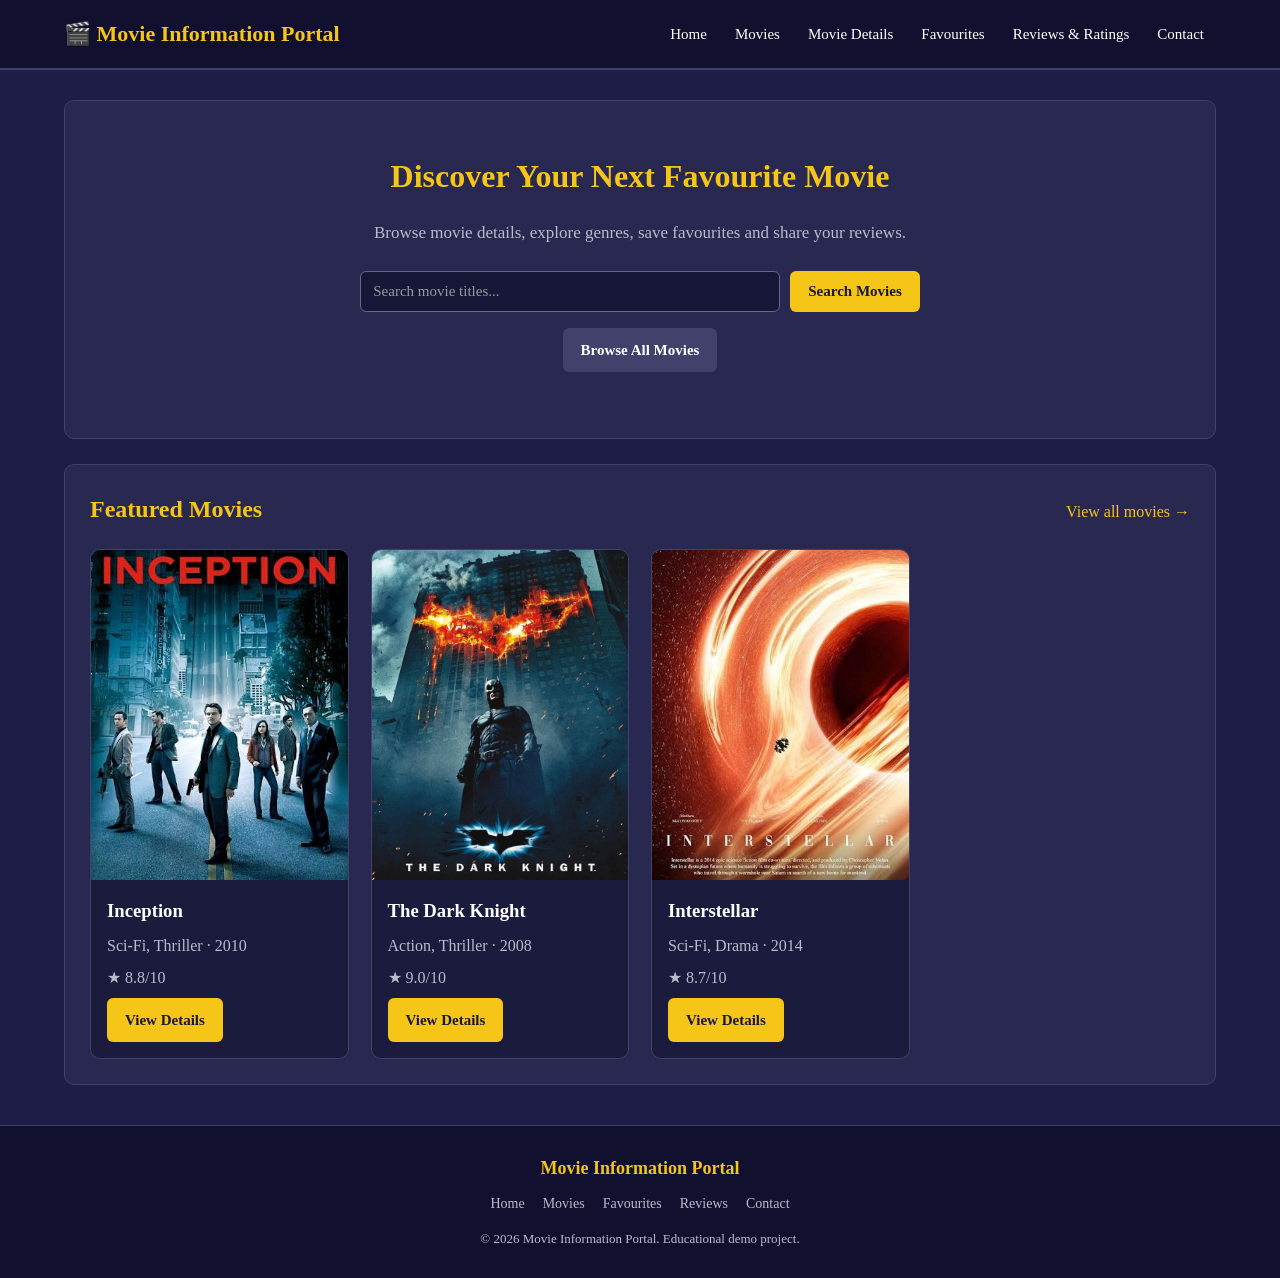
<file: index.html>
<!doctype html>
<html lang="en">
  <head>
    <meta charset="UTF-8" />
    <meta name="viewport" content="width=device-width, initial-scale=1.0" />
    <meta
      name="description"
      content="Browse movie information, ratings, favourites and reviews."
    />
    <title>Home | Movie Information Portal</title>
    <link rel="stylesheet" href="CSS/style.css" />
  </head>
  <body data-page="home">
    <header class="site-header">
      <div class="header-inner">
        <a class="logo" href="index.html"
          ><span class="logo-text">🎬 Movie Information Portal</span></a
        >
        <nav class="main-nav">
          <a href="index.html">Home</a><a href="movies.html">Movies</a
          ><a href="movies_details.html">Movie Details</a
          ><a href="favourites.html">Favourites</a
          ><a href="reviews_rating.html">Reviews &amp; Ratings</a
          ><a href="contact.html">Contact</a>
        </nav>
      </div>
    </header>
    <main>
      <section class="hero">
        <h2 class="hero-title">Discover Your Next Favourite Movie</h2>
        <p class="hero-text">
          Browse movie details, explore genres, save favourites and share your
          reviews.
        </p>
        <form class="search-form" data-search-form>
          <input
            type="search"
            placeholder="Search movie titles..."
            aria-label="Search movie titles"
          /><button class="btn btn-primary">Search Movies</button>
        </form>
        <p>
          <a class="btn btn-secondary" href="movies.html">Browse All Movies</a>
        </p>
      </section>
      <section>
        <div class="section-heading">
          <h2>Featured Movies</h2>
          <a class="link-more" href="movies.html">View all movies →</a>
        </div>
        <div class="movie-grid">
          <article class="movie-card">
            <img
              class="poster-img"
              src="assets/inception.jfif"
              alt="Inception poster"
            />
            <div class="movie-card-content">
              <h3>Inception</h3>
              <p>Sci-Fi, Thriller · 2010</p>
              <p>★ 8.8/10</p>
              <a class="btn btn-primary" href="movies_details.html?id=inception"
                >View Details</a
              >
            </div>
          </article>
          <article class="movie-card">
            <img
              class="poster-img"
              src="assets/darknight.jpg"
              alt="The Dark Knight poster"
            />
            <div class="movie-card-content">
              <h3>The Dark Knight</h3>
              <p>Action, Thriller · 2008</p>
              <p>★ 9.0/10</p>
              <a
                class="btn btn-primary"
                href="movies_details.html?id=dark-knight"
                >View Details</a
              >
            </div>
          </article>
          <article class="movie-card">
            <img
              class="poster-img"
              src="assets/Interstellar.jfif"
              alt="Interstellar poster"
            />
            <div class="movie-card-content">
              <h3>Interstellar</h3>
              <p>Sci-Fi, Drama · 2014</p>
              <p>★ 8.7/10</p>
              <a
                class="btn btn-primary"
                href="movies_details.html?id=interstellar"
                >View Details</a
              >
            </div>
          </article>
        </div>
      </section>
    </main>
    <footer class="site-footer">
      <div class="footer-inner">
        <p class="footer-brand">Movie Information Portal</p>
        <nav class="footer-nav">
          <a href="index.html">Home</a><a href="movies.html">Movies</a
          ><a href="favourites.html">Favourites</a
          ><a href="reviews_rating.html">Reviews</a
          ><a href="contact.html">Contact</a>
        </nav>
        <p class="footer-copy">
          &copy; 2026 Movie Information Portal. Educational demo project.
        </p>
      </div>
    </footer>

    <script src="https://code.jquery.com/jquery-3.7.1.min.js"></script>
    <script src="JS/movies.js"></script>
    <script src="JS/script.js"></script>
    <script src="JS/jquery.js"></script>
  </body>
</html>
</file>
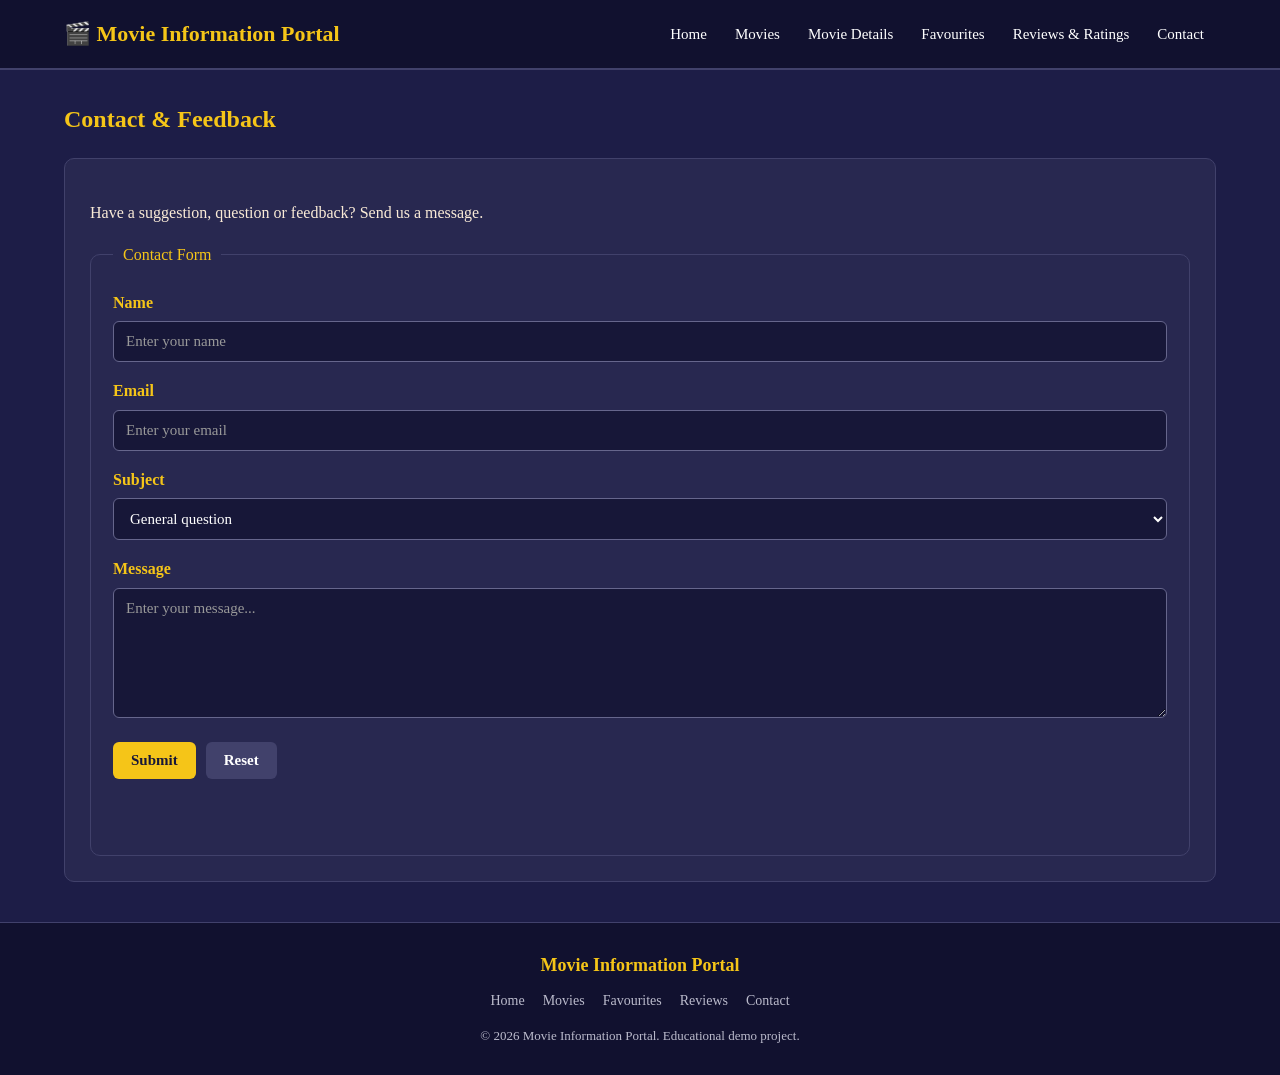
<file: contact.html>
<!doctype html>
<html lang="en">
  <head>
    <meta charset="UTF-8" />
    <meta name="viewport" content="width=device-width, initial-scale=1.0" />
    <meta
      name="description"
      content="Browse movie information, ratings, favourites and reviews."
    />
    <title>Contact | Movie Information Portal</title>
    <link rel="stylesheet" href="CSS/style.css" />
  </head>
  <body data-page="contact">
    <header class="site-header">
      <div class="header-inner">
        <a class="logo" href="index.html"
          ><span class="logo-text">🎬 Movie Information Portal</span></a
        >
        <nav class="main-nav">
          <a href="index.html">Home</a><a href="movies.html">Movies</a
          ><a href="movies_details.html">Movie Details</a
          ><a href="favourites.html">Favourites</a
          ><a href="reviews_rating.html">Reviews &amp; Ratings</a
          ><a href="contact.html">Contact</a>
        </nav>
      </div>
    </header>
    <main>
      <div class="section-heading">
        <h2>Contact &amp; Feedback</h2>
      </div>
      <section>
        <p>Have a suggestion, question or feedback? Send us a message.</p>
        <form id="contact-form">
          <fieldset>
            <legend>Contact Form</legend>
            <div class="form-group">
              <label for="contact-name">Name</label
              ><input
                id="contact-name"
                required
                minlength="2"
                maxlength="80"
                placeholder="Enter your name"
              />
            </div>
            <div class="form-group">
              <label for="contact-email">Email</label
              ><input
                id="contact-email"
                type="email"
                required
                placeholder="Enter your email"
              />
            </div>
            <div class="form-group">
              <label for="contact-subject">Subject</label
              ><select id="contact-subject">
                <option>General question</option>
                <option>Feedback</option>
                <option>Report an issue</option>
                <option>Request a movie</option>
              </select>
            </div>
            <div class="form-group">
              <label for="contact-message">Message</label
              ><textarea
                id="contact-message"
                required
                minlength="10"
                maxlength="2000"
                placeholder="Enter your message..."
              ></textarea>
            </div>
            <div class="form-actions">
              <button class="btn btn-primary">Submit</button
              ><button class="btn btn-secondary" type="reset">Reset</button>
            </div>
            <p id="form-status" class="form-status" role="status"></p>
          </fieldset>
        </form>
      </section>
    </main>
    <footer class="site-footer">
      <div class="footer-inner">
        <p class="footer-brand">Movie Information Portal</p>
        <nav class="footer-nav">
          <a href="index.html">Home</a><a href="movies.html">Movies</a
          ><a href="favourites.html">Favourites</a
          ><a href="reviews_rating.html">Reviews</a
          ><a href="contact.html">Contact</a>
        </nav>
        <p class="footer-copy">
          &copy; 2026 Movie Information Portal. Educational demo project.
        </p>
      </div>
    </footer>

    <script src="https://code.jquery.com/jquery-3.7.1.min.js"></script>
    <script src="JS/movies.js"></script>
    <script src="JS/script.js"></script>
    <script src="JS/jquery.js"></script>
  </body>
</html>
</file>
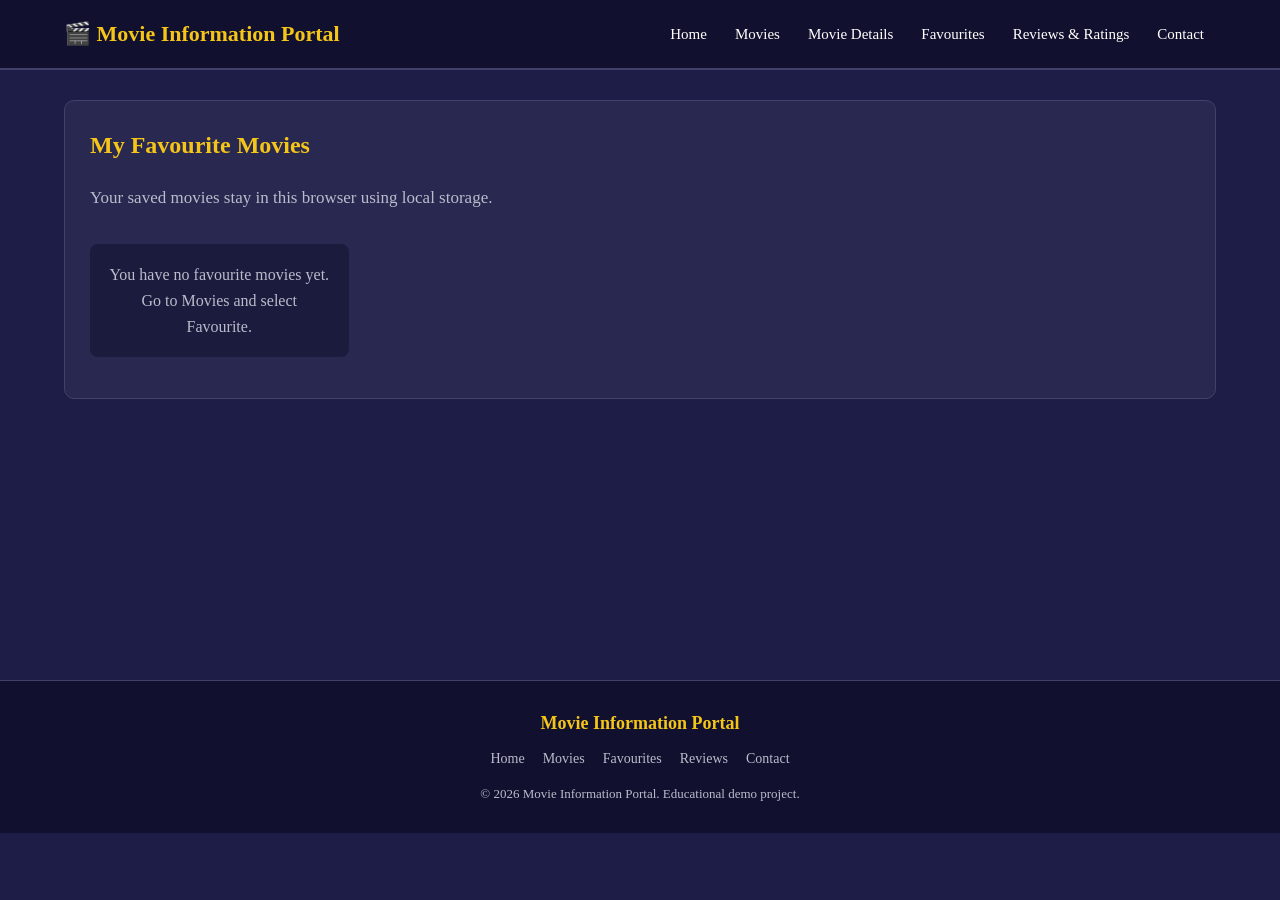
<file: favourites.html>
<!doctype html>
<html lang="en">
  <head>
    <meta charset="UTF-8" />
    <meta name="viewport" content="width=device-width, initial-scale=1.0" />
    <meta
      name="description"
      content="Browse movie information, ratings, favourites and reviews."
    />
    <title>Favourites | Movie Information Portal</title>
    <link rel="stylesheet" href="CSS/style.css" />
  </head>
  <body data-page="favourites">
    <header class="site-header">
      <div class="header-inner">
        <a class="logo" href="index.html"
          ><span class="logo-text">🎬 Movie Information Portal</span></a
        >
        <nav class="main-nav">
          <a href="index.html">Home</a><a href="movies.html">Movies</a
          ><a href="movies_details.html">Movie Details</a
          ><a href="favourites.html">Favourites</a
          ><a href="reviews_rating.html">Reviews &amp; Ratings</a
          ><a href="contact.html">Contact</a>
        </nav>
      </div>
    </header>
    <main>
      <section>
        <h2>My Favourite Movies</h2>
        <p class="hero-text">
          Your saved movies stay in this browser using local storage.
        </p>
        <div id="movie-grid" class="movie-grid"></div>
      </section>
    </main>
    <footer class="site-footer">
      <div class="footer-inner">
        <p class="footer-brand">Movie Information Portal</p>
        <nav class="footer-nav">
          <a href="index.html">Home</a><a href="movies.html">Movies</a
          ><a href="favourites.html">Favourites</a
          ><a href="reviews_rating.html">Reviews</a
          ><a href="contact.html">Contact</a>
        </nav>
        <p class="footer-copy">
          &copy; 2026 Movie Information Portal. Educational demo project.
        </p>
      </div>
    </footer>

    <script src="https://code.jquery.com/jquery-3.7.1.min.js"></script>
    <script src="JS/movies.js"></script>
    <script src="JS/script.js"></script>
    <script src="JS/jquery.js"></script>
  </body>
</html>
</file>
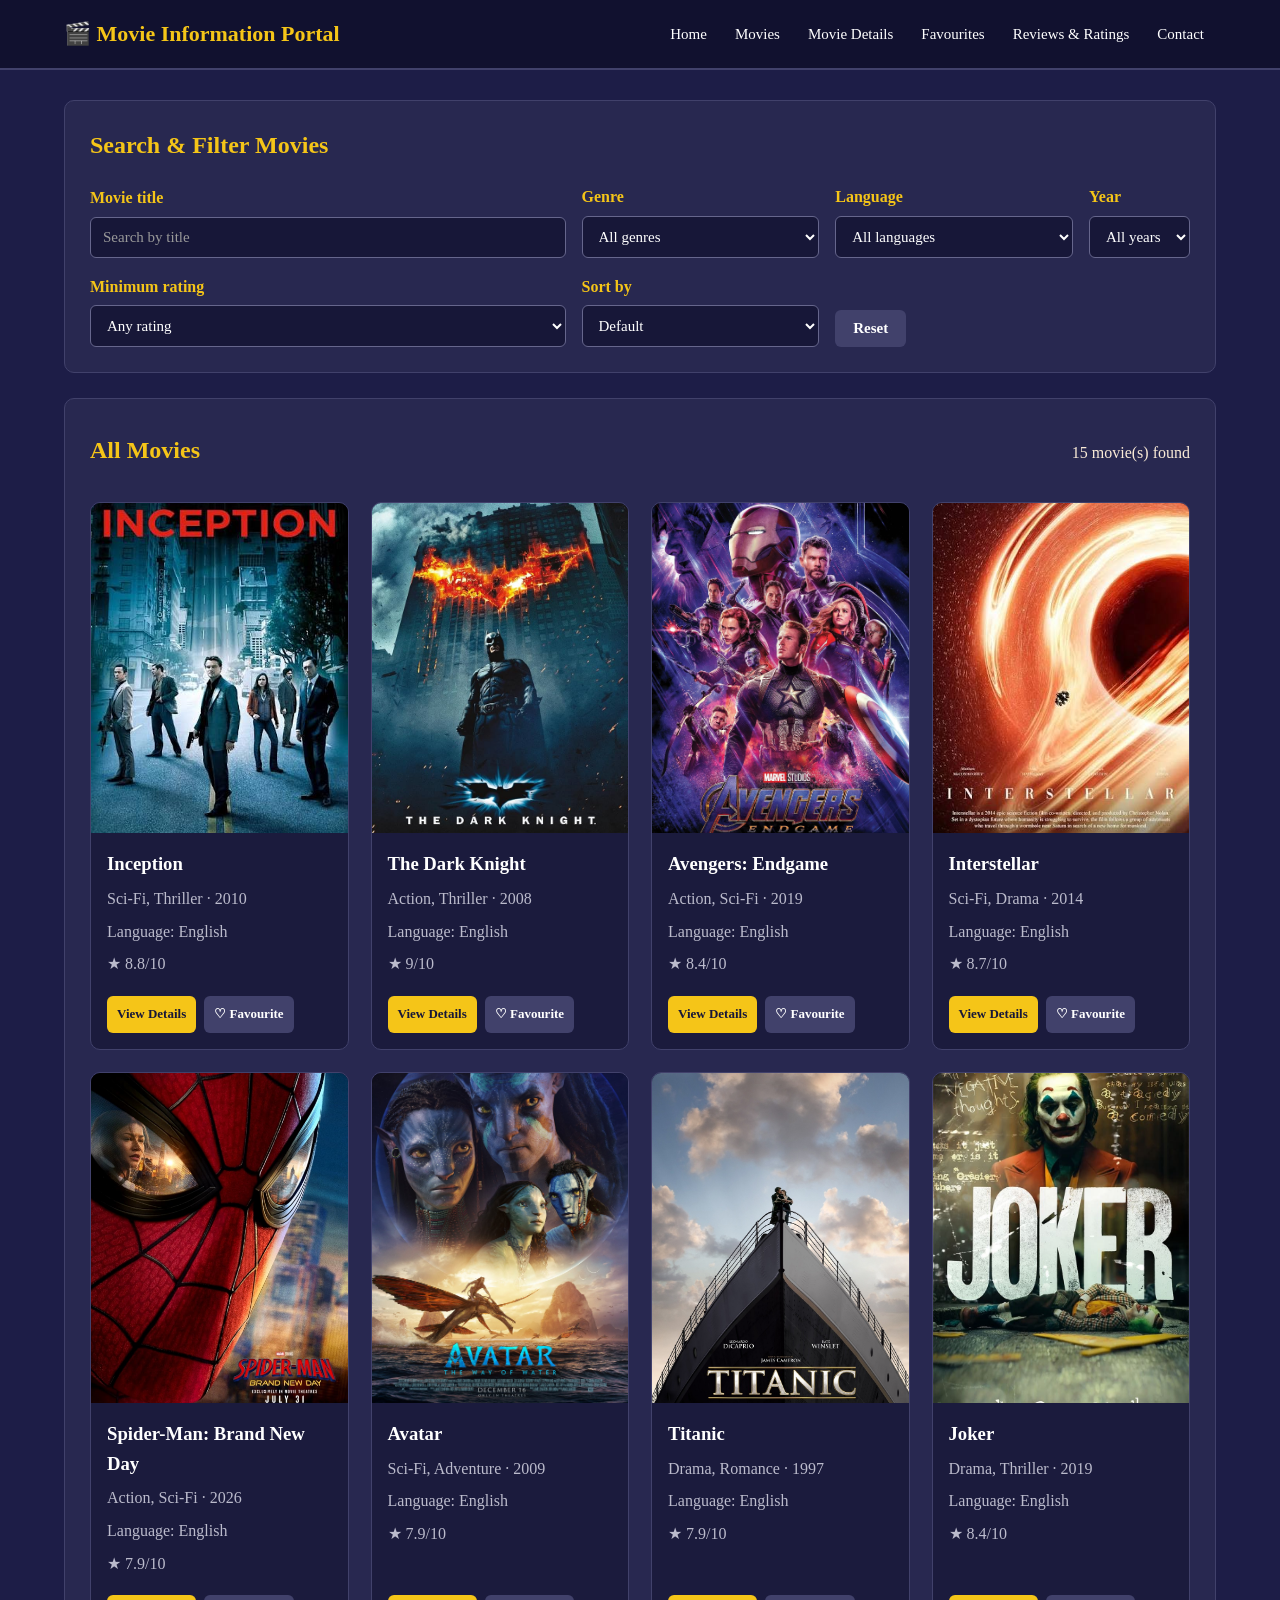
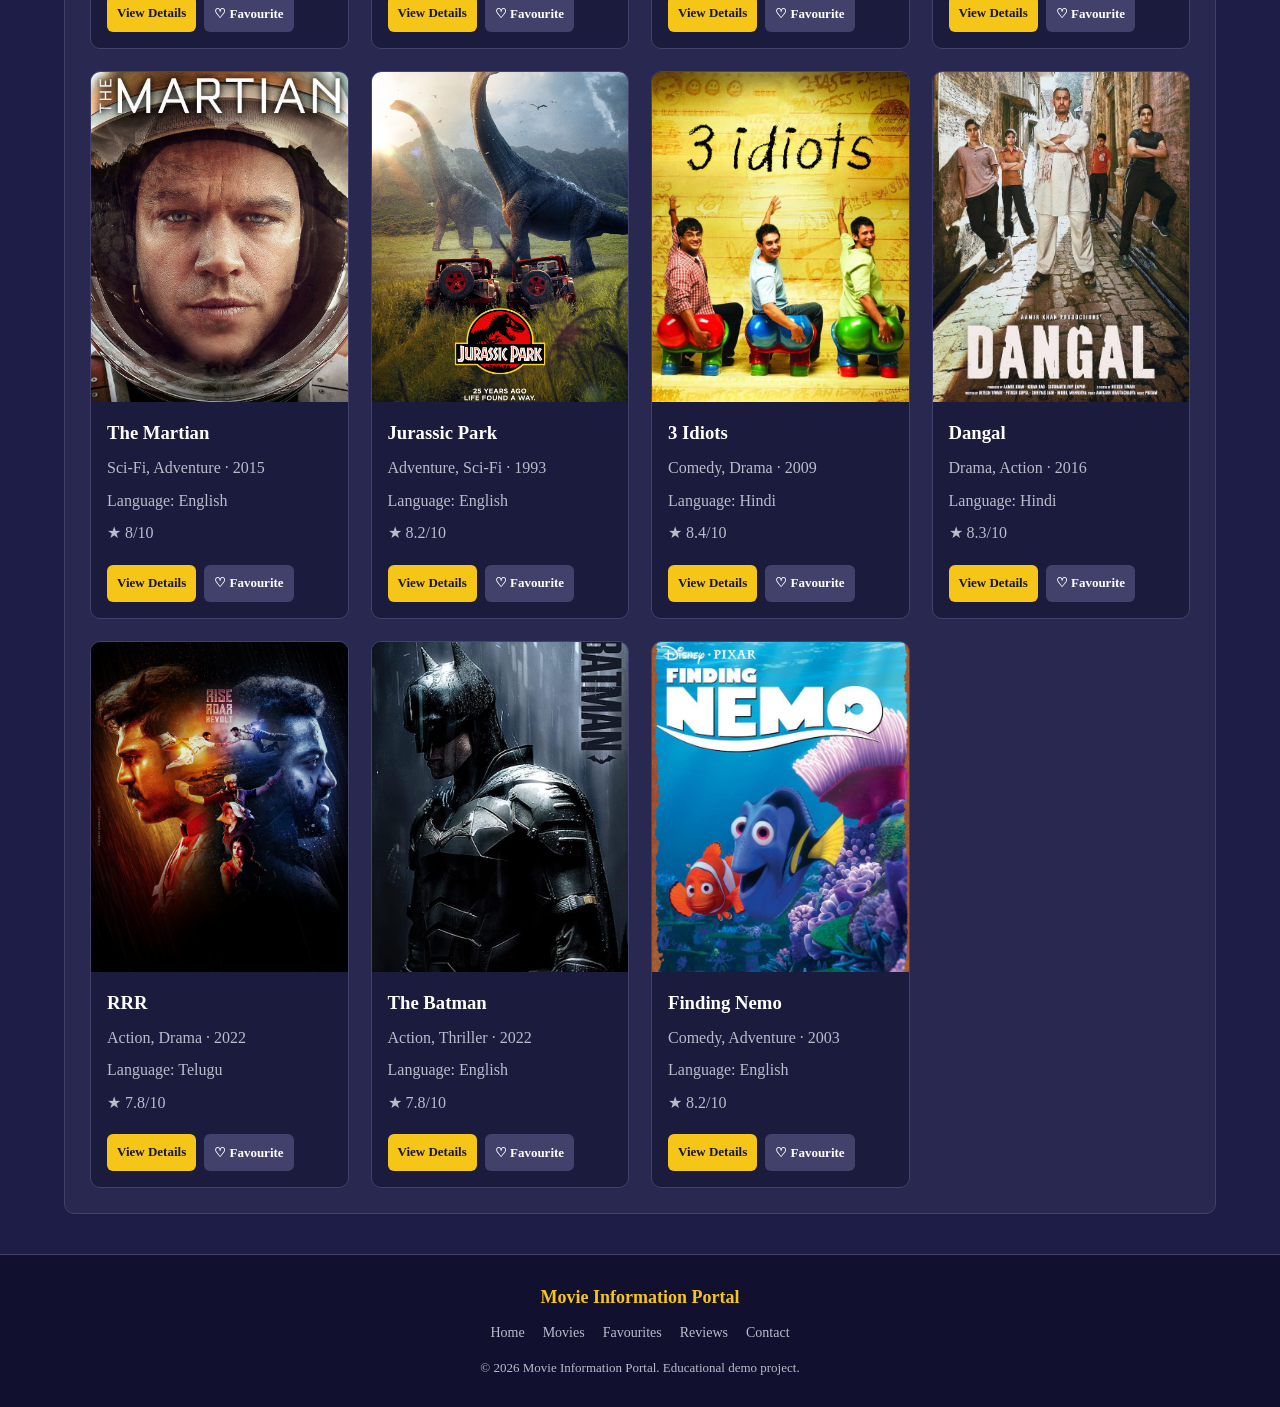
<file: movies.html>
<!doctype html>
<html lang="en">
  <head>
    <meta charset="UTF-8" />
    <meta name="viewport" content="width=device-width, initial-scale=1.0" />
    <meta
      name="description"
      content="Browse movie information, ratings, favourites and reviews."
    />
    <title>Movies | Movie Information Portal</title>
    <link rel="stylesheet" href="CSS/style.css" />
  </head>
  <body data-page="movies">
    <header class="site-header">
      <div class="header-inner">
        <a class="logo" href="index.html"
          ><span class="logo-text">🎬 Movie Information Portal</span></a
        >
        <nav class="main-nav">
          <a href="index.html">Home</a><a href="movies.html">Movies</a
          ><a href="movies_details.html">Movie Details</a
          ><a href="favourites.html">Favourites</a
          ><a href="reviews_rating.html">Reviews &amp; Ratings</a
          ><a href="contact.html">Contact</a>
        </nav>
      </div>
    </header>
    <main>
      <section>
        <h2>Search &amp; Filter Movies</h2>
        <div class="filter-form">
          <div class="form-group">
            <label for="search-title">Movie title</label
            ><input
              id="search-title"
              type="search"
              placeholder="Search by title"
            />
          </div>
          <div class="form-group">
            <label for="genre-filter">Genre</label
            ><select id="genre-filter">
              <option value="all">All genres</option>
              <option>Action</option>
              <option>Comedy</option>
              <option>Sci-Fi</option>
              <option>Drama</option>
              <option>Thriller</option>
              <option>Adventure</option>
              <option>Romance</option>
            </select>
          </div>
          <div class="form-group">
            <label for="language-filter">Language</label>
            <select id="language-filter">
              <option value="all">All languages</option>
              <option>English</option>
              <option>Hindi</option>
              <option>Telugu</option>
            </select>
          </div>
          <div class="form-group">
            <label for="year-filter">Year</label>
            <select id="year-filter">
              <option value="all">All years</option>
              <option value="2026">2026</option>
              <option value="2022">2022</option>
              <option value="2019">2019</option>
              <option value="2016">2016</option>
              <option value="2015">2015</option>
              <option value="2014">2014</option>
              <option value="2010">2010</option>
              <option value="2009">2009</option>
              <option value="2008">2008</option>
              <option value="2003">2003</option>
              <option value="1997">1997</option>
              <option value="1993">1993</option>
            </select>
          </div>
          <div class="form-group">
            <label for="rating-filter">Minimum rating</label>
            <select id="rating-filter">
              <option value="0">Any rating</option>
              <option value="7">7+/10</option>
              <option value="8">8+/10</option>
              <option value="8.5">8.5+/10</option>
              <option value="9">9+/10</option>
            </select>
          </div>
          <div class="form-group">
            <label for="sort-filter">Sort by</label
            ><select id="sort-filter">
              <option value="default">Default</option>
              <option value="title">Title (A–Z)</option>
              <option value="rating">Highest rating</option>
              <option value="year">Newest year</option>
            </select>
          </div>
          <div class="form-actions">
            <button class="btn btn-secondary" id="reset-filters" type="button">
              Reset
            </button>
          </div>
        </div>
      </section>
      <section>
        <div class="section-heading">
          <h2>All Movies</h2>
          <p id="movie-count"></p>
        </div>
        <div id="movie-grid" class="movie-grid"></div>
      </section>
    </main>
    <footer class="site-footer">
      <div class="footer-inner">
        <p class="footer-brand">Movie Information Portal</p>
        <nav class="footer-nav">
          <a href="index.html">Home</a><a href="movies.html">Movies</a
          ><a href="favourites.html">Favourites</a
          ><a href="reviews_rating.html">Reviews</a
          ><a href="contact.html">Contact</a>
        </nav>
        <p class="footer-copy">
          &copy; 2026 Movie Information Portal. Educational demo project.
        </p>
      </div>
    </footer>

    <script src="https://code.jquery.com/jquery-3.7.1.min.js"></script>
    <script src="JS/movies.js"></script>
    <script src="JS/script.js"></script>
    <script src="JS/jquery.js"></script>
  </body>
</html>
</file>
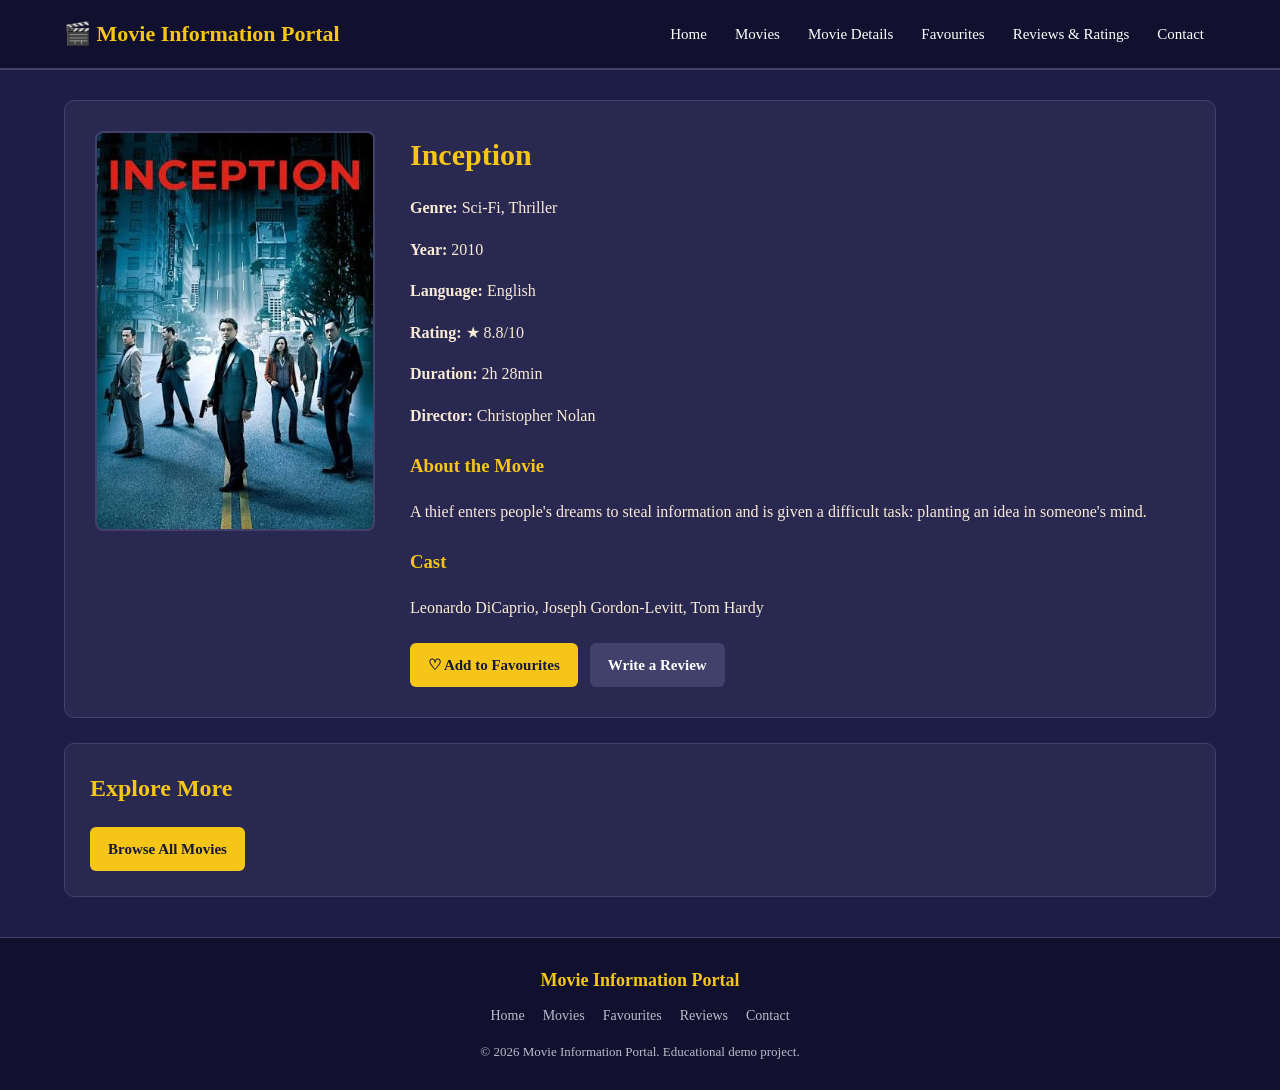
<file: movies_details.html>
<!doctype html>
<html lang="en">
  <head>
    <meta charset="UTF-8" />
    <meta name="viewport" content="width=device-width, initial-scale=1.0" />
    <meta
      name="description"
      content="Browse movie information, ratings, favourites and reviews."
    />
    <title>Movie Details | Movie Information Portal</title>
    <link rel="stylesheet" href="CSS/style.css" />
  </head>
  <body data-page="details">
    <header class="site-header">
      <div class="header-inner">
        <a class="logo" href="index.html"
          ><span class="logo-text">🎬 Movie Information Portal</span></a
        >
        <nav class="main-nav">
          <a href="index.html">Home</a><a href="movies.html">Movies</a
          ><a href="movies_details.html">Movie Details</a
          ><a href="favourites.html">Favourites</a
          ><a href="reviews_rating.html">Reviews &amp; Ratings</a
          ><a href="contact.html">Contact</a>
        </nav>
      </div>
    </header>
    <main>
      <div class="movie-details" id="details-content"></div>
      <section class="related-movies">
        <h2>Explore More</h2>
        <a class="btn btn-primary" href="movies.html">Browse All Movies</a>
      </section>
    </main>
    <footer class="site-footer">
      <div class="footer-inner">
        <p class="footer-brand">Movie Information Portal</p>
        <nav class="footer-nav">
          <a href="index.html">Home</a><a href="movies.html">Movies</a
          ><a href="favourites.html">Favourites</a
          ><a href="reviews_rating.html">Reviews</a
          ><a href="contact.html">Contact</a>
        </nav>
        <p class="footer-copy">
          &copy; 2026 Movie Information Portal. Educational demo project.
        </p>
      </div>
    </footer>

    <script src="https://code.jquery.com/jquery-3.7.1.min.js"></script>
    <script src="JS/movies.js"></script>
    <script src="JS/script.js"></script>
    <script src="JS/jquery.js"></script>
  </body>
</html>
</file>
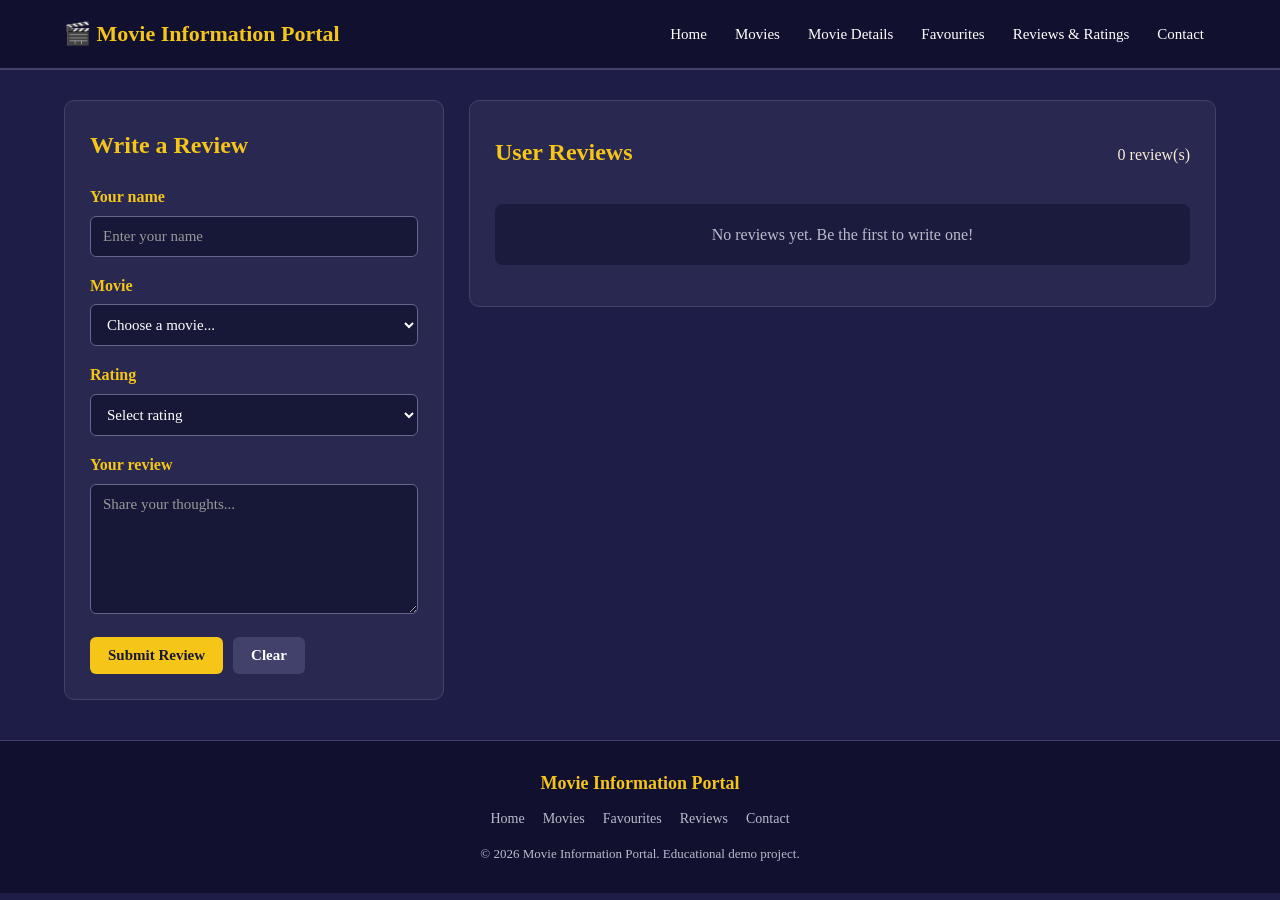
<file: reviews_rating.html>
<!doctype html>
<html lang="en">
  <head>
    <meta charset="UTF-8" />
    <meta name="viewport" content="width=device-width, initial-scale=1.0" />
    <meta
      name="description"
      content="Browse movie information, ratings, favourites and reviews."
    />
    <title>Reviews & Ratings | Movie Information Portal</title>
    <link rel="stylesheet" href="CSS/style.css" />
  </head>
  <body data-page="reviews">
    <header class="site-header">
      <div class="header-inner">
        <a class="logo" href="index.html">
            <span class="logo-text">🎬 Movie Information Portal</span></a>
        <nav class="main-nav">
          <a href="index.html">Home</a><a href="movies.html">Movies</a
          ><a href="movies_details.html">Movie Details</a
          ><a href="favourites.html">Favourites</a
          ><a href="reviews_rating.html">Reviews &amp; Ratings</a
          ><a href="contact.html">Contact</a>
        </nav>
      </div>
    </header>
    <main>
      <div class="review-layout">
        <section>
          <h2>Write a Review</h2>
          <form id="review-form">
            <div class="form-group">
              <label for="reviewer-name">Your name</label
              ><input
                id="reviewer-name"
                required
                maxlength="60"
                placeholder="Enter your name"
              />
            </div>
            <div class="form-group">
              <label for="movie-select">Movie</label
              ><select id="movie-select" required>
                <option value="">Choose a movie...</option>
                <option>Inception</option>
                <option>The Dark Knight</option>
                <option>Avengers: Endgame</option>
                <option>Interstellar</option>
                <option>Spider-Man: Brand New Day</option>
              </select>
            </div>
            <div class="form-group">
              <label for="rating-input">Rating</label
              ><select id="rating-input" required>
                <option value="">Select rating</option>
                <option value="5">★★★★★ (5/5)</option>
                <option value="4">★★★★☆ (4/5)</option>
                <option value="3">★★★☆☆ (3/5)</option>
                <option value="2">★★☆☆☆ (2/5)</option>
                <option value="1">★☆☆☆☆ (1/5)</option>
              </select>
            </div>
            <div class="form-group">
              <label for="review-text">Your review</label
              ><textarea
                id="review-text"
                required
                minlength="5"
                maxlength="1000"
                placeholder="Share your thoughts..."
              ></textarea>
            </div>
            <div class="form-actions">
              <button class="btn btn-primary">Submit Review</button
              ><button class="btn btn-secondary" type="reset">Clear</button>
            </div>
          </form>
        </section>
        <section>
          <div class="section-heading">
            <h2>User Reviews</h2>
            <p id="review-count">0 reviews</p>
          </div>
          <div id="reviews-list"></div>
          <p id="no-reviews" class="empty-message" hidden>
            No reviews yet. Be the first to write one!
          </p>
        </section>
      </div>
    </main>
    <footer class="site-footer">
      <div class="footer-inner">
        <p class="footer-brand">Movie Information Portal</p>
        <nav class="footer-nav">
          <a href="index.html">Home</a><a href="movies.html">Movies</a
          ><a href="favourites.html">Favourites</a
          ><a href="reviews_rating.html">Reviews</a
          ><a href="contact.html">Contact</a>
        </nav>
        <p class="footer-copy">
          &copy; 2026 Movie Information Portal. Educational demo project.
        </p>
      </div>
    </footer>

    <script src="https://code.jquery.com/jquery-3.7.1.min.js"></script>
    <script src="JS/movies.js"></script>
    <script src="JS/script.js"></script>
    <script src="JS/jquery.js"></script>
  </body>
</html>
</file>
<file: CSS/style.css>
:root {
    --bg-color: #1d1d47;
    --surface-color: #282850;
    --card-color: #1b1b3d;
    --header-color: #11112f;
    --input-color: #171738;
    --border-color: #41416b;
    --border-light: #66668c;
    --accent-color: #f5c518;
    --accent-dark: #d9ad0e;
    --text-color: antiquewhite;
    --text-muted: #bbbbcc;
    --radius: 10px;
}

html { scroll-behavior: smooth; }

* { box-sizing: border-box; }

body {
    margin: 0;
    background-color: var(--bg-color);
    font-family: Georgia, 'Times New Roman', Times, serif;
    color: var(--text-color);
    line-height: 1.6;
}


.site-header {
    background-color: var(--header-color);
    border-bottom: 2px solid var(--border-color);
    position: sticky;
    top: 0;
    z-index: 100;
}

.header-inner {
    width: 90%;
    max-width: 1200px;
    margin: 0 auto;
    padding: 14px 0;
    display: flex;
    align-items: center;
    justify-content: space-between;
    gap: 20px;
    flex-wrap: wrap;
}

.logo {
    display: flex;
    align-items: center;
    gap: 12px;
    text-decoration: none;
}

.logo-text {
    font-size: 22px;
    font-weight: bold;
    color: var(--accent-color);
}

.main-nav {
    display: flex;
    flex-wrap: wrap;
    gap: 4px;
}

.main-nav a {
    color: #fff;
    text-decoration: none;
    font-size: 15px;
    padding: 8px 12px;
    border-radius: 6px;
    transition: background-color 0.2s, color 0.2s;
}

.main-nav a:hover { color: var(--accent-color); }

main {
    width: 90%;
    max-width: 1200px;
    margin: 30px auto;
    min-height: 60vh;
}

section {
    background-color: var(--surface-color);
    padding: 25px;
    margin-bottom: 25px;
    border-radius: var(--radius);
    border: 1px solid var(--border-color);
}

h2 { color: var(--accent-color); margin-top: 0; }
h3 { color: #fff; }

.section-heading {
    display: flex;
    align-items: baseline;
    justify-content: space-between;
    gap: 15px;
    flex-wrap: wrap;
    margin-bottom: 20px;
}

.section-heading h2 { margin: 0; }


.link-more { color: var(--accent-color); text-decoration: none; }
.link-more:hover { text-decoration: underline; }


.hero {
    text-align: center;
    padding: 50px 25px;
}

.hero-title { font-size: 32px; margin-bottom: 10px; }
.hero-text { font-size: 17px; color: var(--text-muted); }

.search-form {
    margin-top: 25px;
    display: flex;
    justify-content: center;
    gap: 10px;
    flex-wrap: wrap;
}

.search-form input { width: min(420px, 100%); }

.btn {
    display: inline-block;
    padding: 10px 18px;
    border: none;
    border-radius: 6px;
    cursor: pointer;
    font-family: inherit;
    font-weight: bold;
    font-size: 15px;
    text-decoration: none;
    transition: background-color 0.2s, transform 0.15s;
}

.btn:active { transform: scale(0.97); }

.btn-primary { background-color: var(--accent-color); color: var(--input-color); }
.btn-primary:hover { background-color: var(--accent-dark); }

.btn-secondary { background-color: var(--border-color); color: #fff; }
.btn-secondary:hover { background-color: #55558c; }

form { margin-top: 10px; }

.form-group { margin-bottom: 16px; }

.form-group label {
    display: block;
    margin-bottom: 6px;
    font-weight: bold;
    color: var(--accent-color);
}

input, select, textarea {
    width: 100%;
    padding: 11px 12px;
    border: 1px solid var(--border-light);
    border-radius: 6px;
    background-color: var(--input-color);
    color: #fff;
    font-family: inherit;
    font-size: 15px;
}

input::placeholder, textarea::placeholder { color: #999; }

input:focus, select:focus, textarea:focus {
    outline: none;
    border-color: var(--accent-color);
    box-shadow: 0 0 0 2px rgba(245, 197, 24, 0.25);
}

textarea { min-height: 130px; resize: vertical; }

.form-actions { display: flex; gap: 10px; flex-wrap: wrap; margin-top: 8px; }

fieldset {
    border: 1px solid var(--border-color);
    border-radius: var(--radius);
    padding: 22px;
    margin: 0;
}

legend { color: var(--accent-color); padding: 0 10px; }

.form-status { color: var(--accent-color); font-weight: bold; min-height: 1.4em; }

.filter-form {
    display: grid;
    grid-template-columns: 2fr 1fr 1fr auto;
    gap: 16px;
    align-items: end;
}

.filter-form .form-group { margin-bottom: 0; }
.filter-form .form-actions { margin-top: 0; }

.movie-card:hover {
    transform: translateY(-6px);
    border-color: var(--accent-color);
    box-shadow: 0 10px 24px rgba(0, 0, 0, 0.4);
}

.movie-details {
    display: flex;
    gap: 35px;
    background-color: var(--surface-color);
    border: 1px solid var(--border-color);
    border-radius: var(--radius);
    padding: 30px;
    margin-bottom: 25px;
}

.movie-poster { width: 280px; min-width: 280px; }
.movie-poster img {
    width: 100%;
    height: 400px;
    object-fit: cover;
    border-radius: 8px;
    border: 2px solid var(--border-color);
}

.movie-info { flex: 1; }
.movie-info h2 { font-size: 30px; margin: 0 0 6px; }
.movie-info h3 { color: var(--accent-color); margin-top: 22px; }
.details-actions { display: flex; gap: 12px; flex-wrap: wrap; margin-top: 22px; }

.related-movies h2 { margin-bottom: 20px; }

/*Reviews Page*/

.review-layout {
    display: grid;
    grid-template-columns: 380px 1fr;
    gap: 25px;
    align-items: start;
}

.review-layout section { margin-bottom: 0; }

.review-item {
    background-color: var(--card-color);
    border: 1px solid var(--border-color);
    border-left: 4px solid var(--accent-color);
    border-radius: 8px;
    padding: 16px 18px;
    margin-bottom: 14px;
}

.review-header {
    display: flex;
    justify-content: space-between;
    align-items: center;
    gap: 10px;
    flex-wrap: wrap;
}

.review-author { margin: 0; font-weight: bold; color: var(--accent-color); }
.review-stars { margin: 0; letter-spacing: 2px; color: var(--accent-color); }
.review-movie { margin: 6px 0 0; font-size: 13px; color: var(--text-muted); }
.review-text-body { margin: 8px 0 0; }

.site-footer {
    background-color: var(--header-color);
    border-top: 1px solid var(--border-color);
    padding: 28px 20px;
    margin-top: 40px;
    text-align: center;
}

.footer-inner { width: 90%; max-width: 1200px; margin: 0 auto; }
.footer-brand { color: var(--accent-color); font-weight: bold; font-size: 18px; margin: 0 0 10px; }

.footer-nav { display: flex; justify-content: center; flex-wrap: wrap; gap: 6px 18px; margin-bottom: 14px; }
.footer-nav a { color: var(--text-muted); text-decoration: none; font-size: 14px; }
.footer-nav a:hover { color: var(--accent-color); }

.footer-copy { color: var(--text-muted); font-size: 13px; margin: 0; }


@media (max-width: 1024px) {
    .filter-form { grid-template-columns: 1fr 1fr; }
    .filter-form .form-actions { grid-column: 1 / -1; }

    .review-layout { grid-template-columns: 1fr; }

    .logo-text { font-size: 19px; }
}

/* ==========================================
   MOBILE  (max-width: 700px)
   ========================================== */

@media (max-width: 700px) {
    main { width: 94%; margin: 20px auto; }
    section { padding: 18px; }

    .header-inner { justify-content: center; }
    .main-nav { justify-content: center; }
    .main-nav a { font-size: 14px; padding: 7px 9px; }

    .hero { padding: 32px 16px; }
    .hero-title { font-size: 25px; }

    .filter-form { grid-template-columns: 1fr; }

    .movie-details { flex-direction: column; padding: 20px; gap: 20px; }
    .movie-poster { width: 220px; min-width: 220px; margin: 0 auto; }
    .movie-poster img { height: 320px; }
    .movie-info h2 { font-size: 25px; }
    .card-actions .btn { flex: 1; text-align: center; }
    .form-actions .btn { flex: 1; }
}
.movie-grid {
    display: grid;
    grid-template-columns: repeat(4, minmax(0, 1fr));
    gap: 22px;
}

.movie-card {
    min-width: 0;
    overflow: hidden;
    background: var(--card-color);
    border: 1px solid var(--border-color);
    border-radius: var(--radius);
    display: flex;
    flex-direction: column;
    transition: transform 0.2s, border-color 0.2s, box-shadow 0.2s;
}

.movie-card .poster-img {
    display: block;
    width: 100%;
    height: 330px;
    object-fit: cover;
    background: var(--input-color);
}

.movie-card-content {
    padding: 16px;
    display: flex;
    flex-direction: column;
    align-items: flex-start;
    gap: 7px;
    flex: 1;
}

.movie-card-content h3 { margin: 0; }
.movie-card-content p { margin: 0; color: var(--text-muted); }

.card-actions {
    display: flex;
    gap: 8px;
    flex-wrap: wrap;
    margin-top: auto;
    padding-top: 12px;
}

.card-actions button,
.card-actions a {
    font-size: 13px;
    padding: 8px 10px;
}

.empty-message {
    text-align: center;
    padding: 18px;
    color: var(--text-muted);
    background: var(--card-color);
    border-radius: 8px;
}

button,
a,
input,
select,
textarea {
    max-width: 100%;
}

@media (max-width: 900px) {
    .movie-grid {
        grid-template-columns: repeat(2, minmax(0, 1fr));
    }
}

@media (max-width: 600px) {
    .movie-grid {
        grid-template-columns: 1fr;
    }

    .movie-card {
        max-width: 420px;
        width: 100%;
        margin: 0 auto;
    }

    .movie-card .poster-img { height: 360px; }
    .movie-poster { max-width: 100%; }
}
</file>
